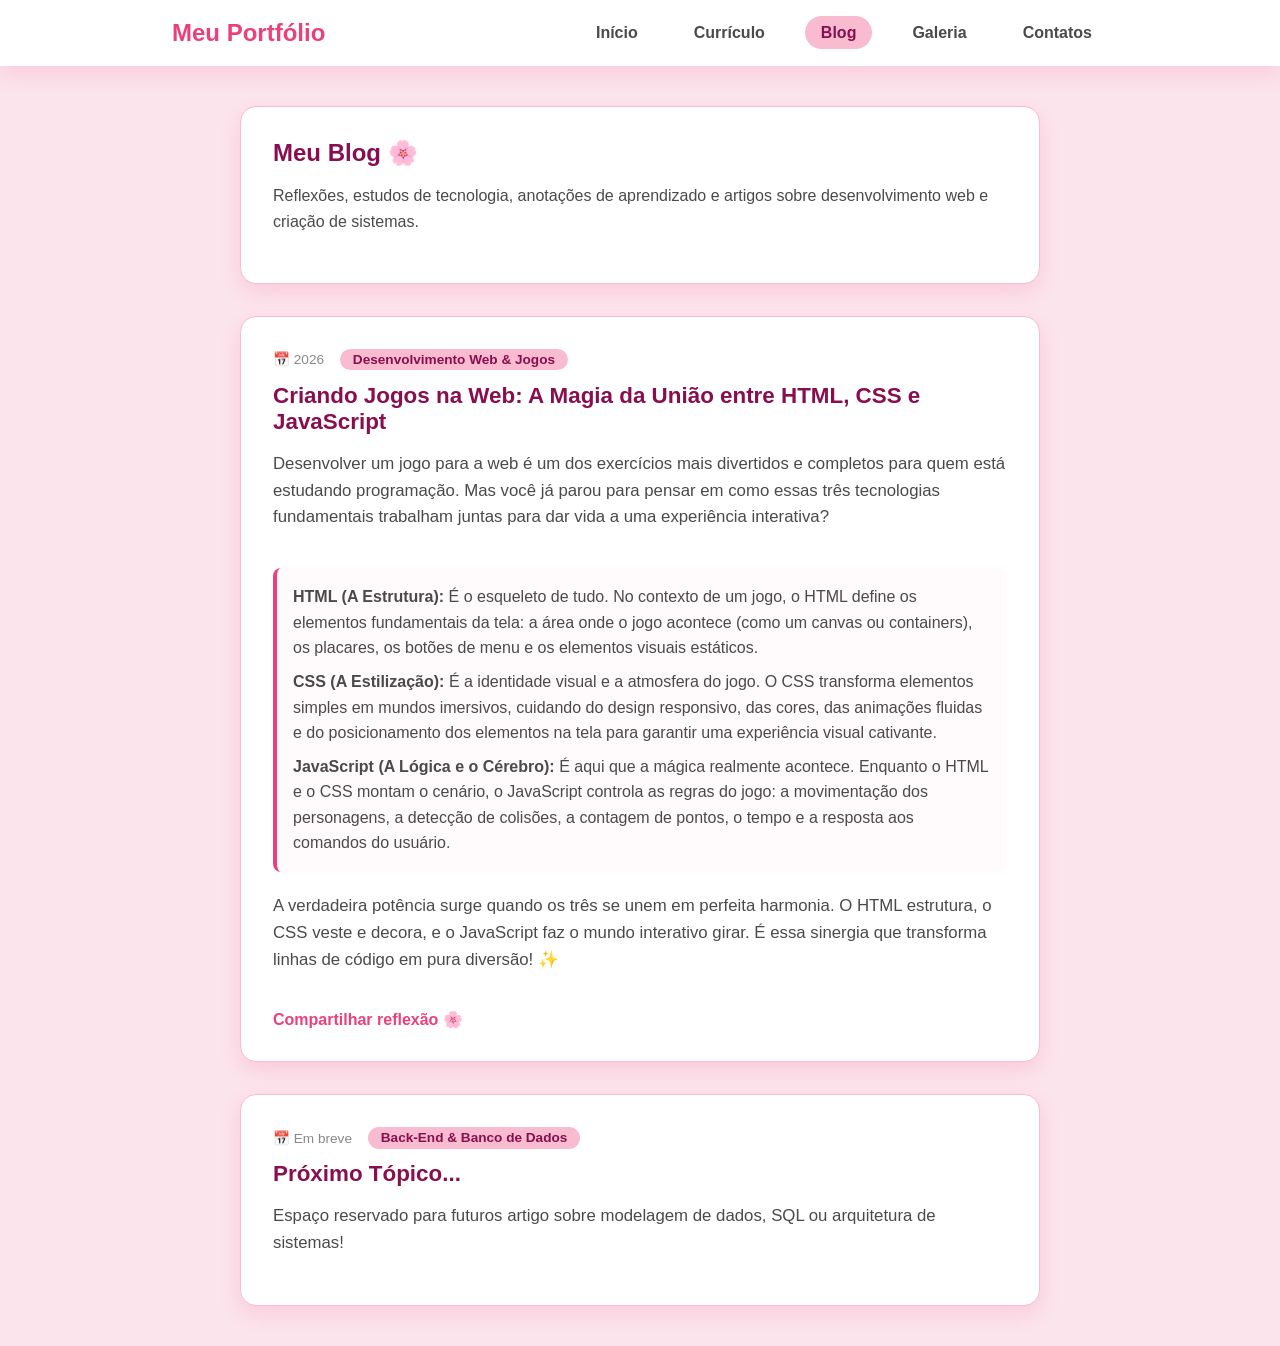
<file: blog.html>
<!DOCTYPE html>
<html lang="pt-BR">
    <head>
        <meta charset="UTF-8">
        <meta name="viewport" content="width=device-width, initial-scale=1.0">
        <title>Blog || Meu Portfólio</title>
        <link rel="stylesheet" href="style.css">
    </head>
    <body>

        <header>
            <nav class="nav-container">
                <a href="index.html" class="logo">Meu Portfólio</a>
                <ul class="nav-menu">
                    <li><a href="index.html">Início</a></li>
                    <li><a href="curriculo.html">Currículo</a></li>
                    <li><a href="blog.html" class="active">Blog</a></li>
                    <li><a href="fotos.html">Galeria</a></li>
                    <li><a href="contato.html">Contatos</a></li>
                </ul>
            </nav>
        </header>

        <main>
            <!-- TÍTULO DO BLOG -->
            <section class="card">
                <h1 class="section-title">Meu Blog 🌸</h1>
                <p>Reflexões, estudos de tecnologia, anotações de aprendizado e artigos sobre desenvolvimento web e criação de sistemas.</p>
            </section>

            <article class="card blog-post">
                <div class="post-meta">
                    <span class="post-date">📅 2026</span>
                    <span class="post-tag">Desenvolvimento Web & Jogos</span>
                </div>
                <h2>Criando Jogos na Web: A Magia da União entre HTML, CSS e JavaScript</h2>
                
                <p class="post-excerpt">
                    Desenvolver um jogo para a web é um dos exercícios mais divertidos e completos para quem está estudando programação. Mas você já parou para pensar em como essas três tecnologias fundamentais trabalham juntas para dar vida a uma experiência interativa?
                </p>

                <div class="post-content">
                    <p><strong>HTML (A Estrutura):</strong> É o esqueleto de tudo. No contexto de um jogo, o HTML define os elementos fundamentais da tela: a área onde o jogo acontece (como um canvas ou containers), os placares, os botões de menu e os elementos visuais estáticos.</p>
                    
                    <p><strong>CSS (A Estilização):</strong> É a identidade visual e a atmosfera do jogo. O CSS transforma elementos simples em mundos imersivos, cuidando do design responsivo, das cores, das animações fluidas e do posicionamento dos elementos na tela para garantir uma experiência visual cativante.</p>
                    
                    <p><strong>JavaScript (A Lógica e o Cérebro):</strong> É aqui que a mágica realmente acontece. Enquanto o HTML e o CSS montam o cenário, o JavaScript controla as regras do jogo: a movimentação dos personagens, a detecção de colisões, a contagem de pontos, o tempo e a resposta aos comandos do usuário.</p>
                </div>

                <p class="post-excerpt">
                    A verdadeira potência surge quando os três se unem em perfeita harmonia. O HTML estrutura, o CSS veste e decora, e o JavaScript faz o mundo interativo girar. É essa sinergia que transforma linhas de código em pura diversão! ✨
                </p>

                <a href="#" class="btn-read-more">Compartilhar reflexão 🌸</a>
            </article>
          
            <article class="card blog-post">
                <div class="post-meta">
                    <span class="post-date">📅 Em breve</span>
                    <span class="post-tag">Back-End & Banco de Dados</span>
                </div>
                <h2>Próximo Tópico...</h2>
                <p class="post-excerpt">
                    Espaço reservado para futuros artigo sobre modelagem de dados, SQL ou arquitetura de sistemas!
                </p>
            </article>
        </main>

    </body>
</html>
</file>
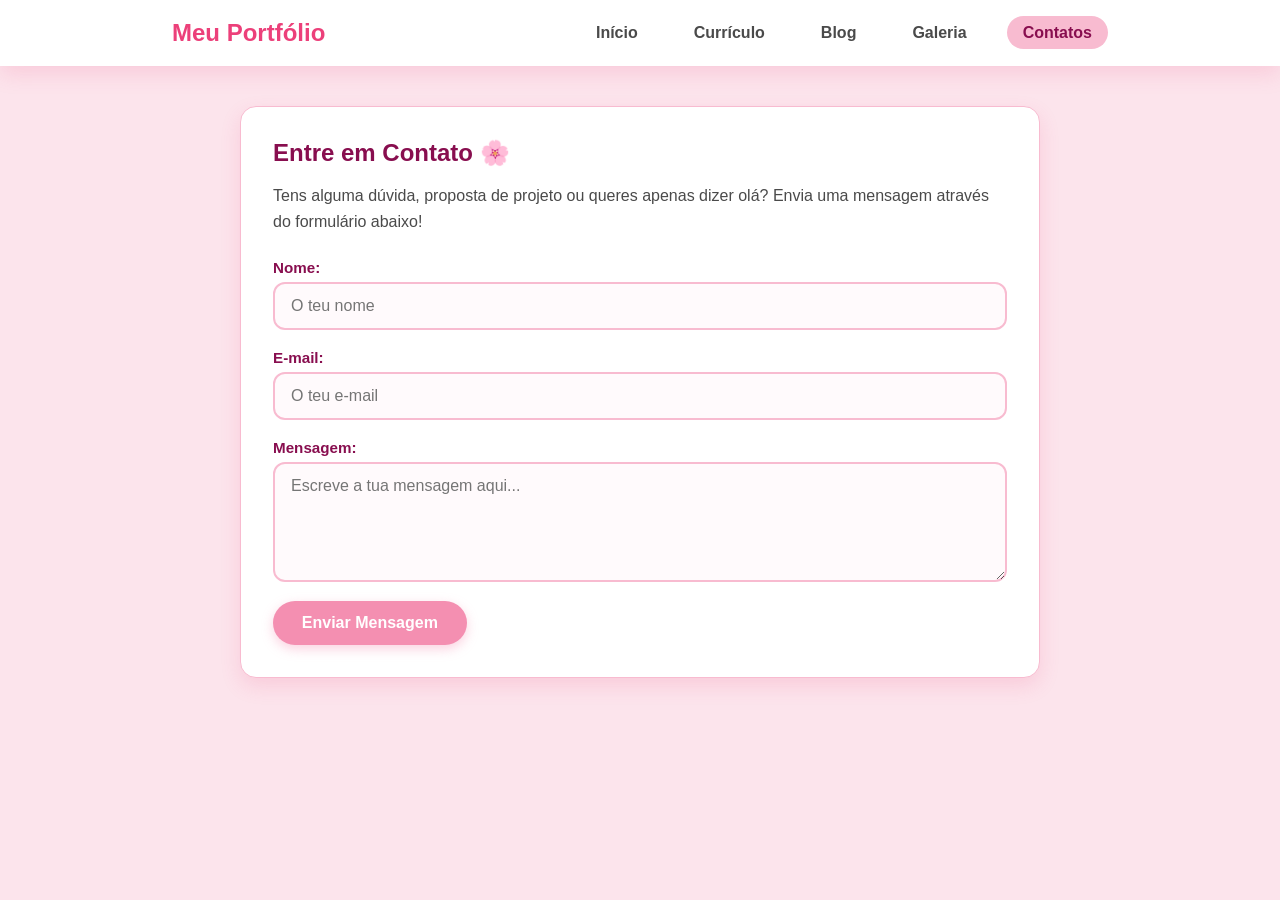
<file: contato.html>
<!DOCTYPE html>
<html lang="pt-BR">
    <head>
        <meta charset="UTF-8">
        <meta name="viewport" content="width=device-width, initial-scale=1.0">
        <title>Contatos || Meu Portfólio</title>
        <link rel="stylesheet" href="style.css">
    </head>
    <body>

        <header>
            <nav class="nav-container">
                <a href="index.html" class="logo">Meu Portfólio</a>
                <ul class="nav-menu">
                    <li><a href="index.html">Início</a></li>
                    <li><a href="curriculo.html">Currículo</a></li>
                    <li><a href="blog.html">Blog</a></li>
                    <li><a href="fotos.html">Galeria</a></li>
                    <li><a href="contato.html" class="active">Contatos</a></li>
                </ul>
            </nav>
        </header>

        <main>
            <section class="card">
                <h1 class="section-title">Entre em Contato 🌸</h1>
                <p>Tens alguma dúvida, proposta de projeto ou queres apenas dizer olá? Envia uma mensagem através do formulário abaixo!</p>
                
                <form class="contact-form">
                    <div class="form-group">
                        <label for="nome">Nome:</label>
                        <input type="text" id="nome" name="nome" placeholder="O teu nome" required>
                    </div>

                    <div class="form-group">
                        <label for="email">E-mail:</label>
                        <input type="email" id="email" name="email" placeholder="O teu e-mail" required>
                    </div>

                    <div class="form-group">
                        <label for="mensagem">Mensagem:</label>
                        <textarea id="mensagem" name="mensagem" rows="5" placeholder="Escreve a tua mensagem aqui..." required></textarea>
                    </div>

                    <button type="submit" class="btn">Enviar Mensagem</button>
                </form>
            </section>
        </main>

    </body>
</html>
</file>
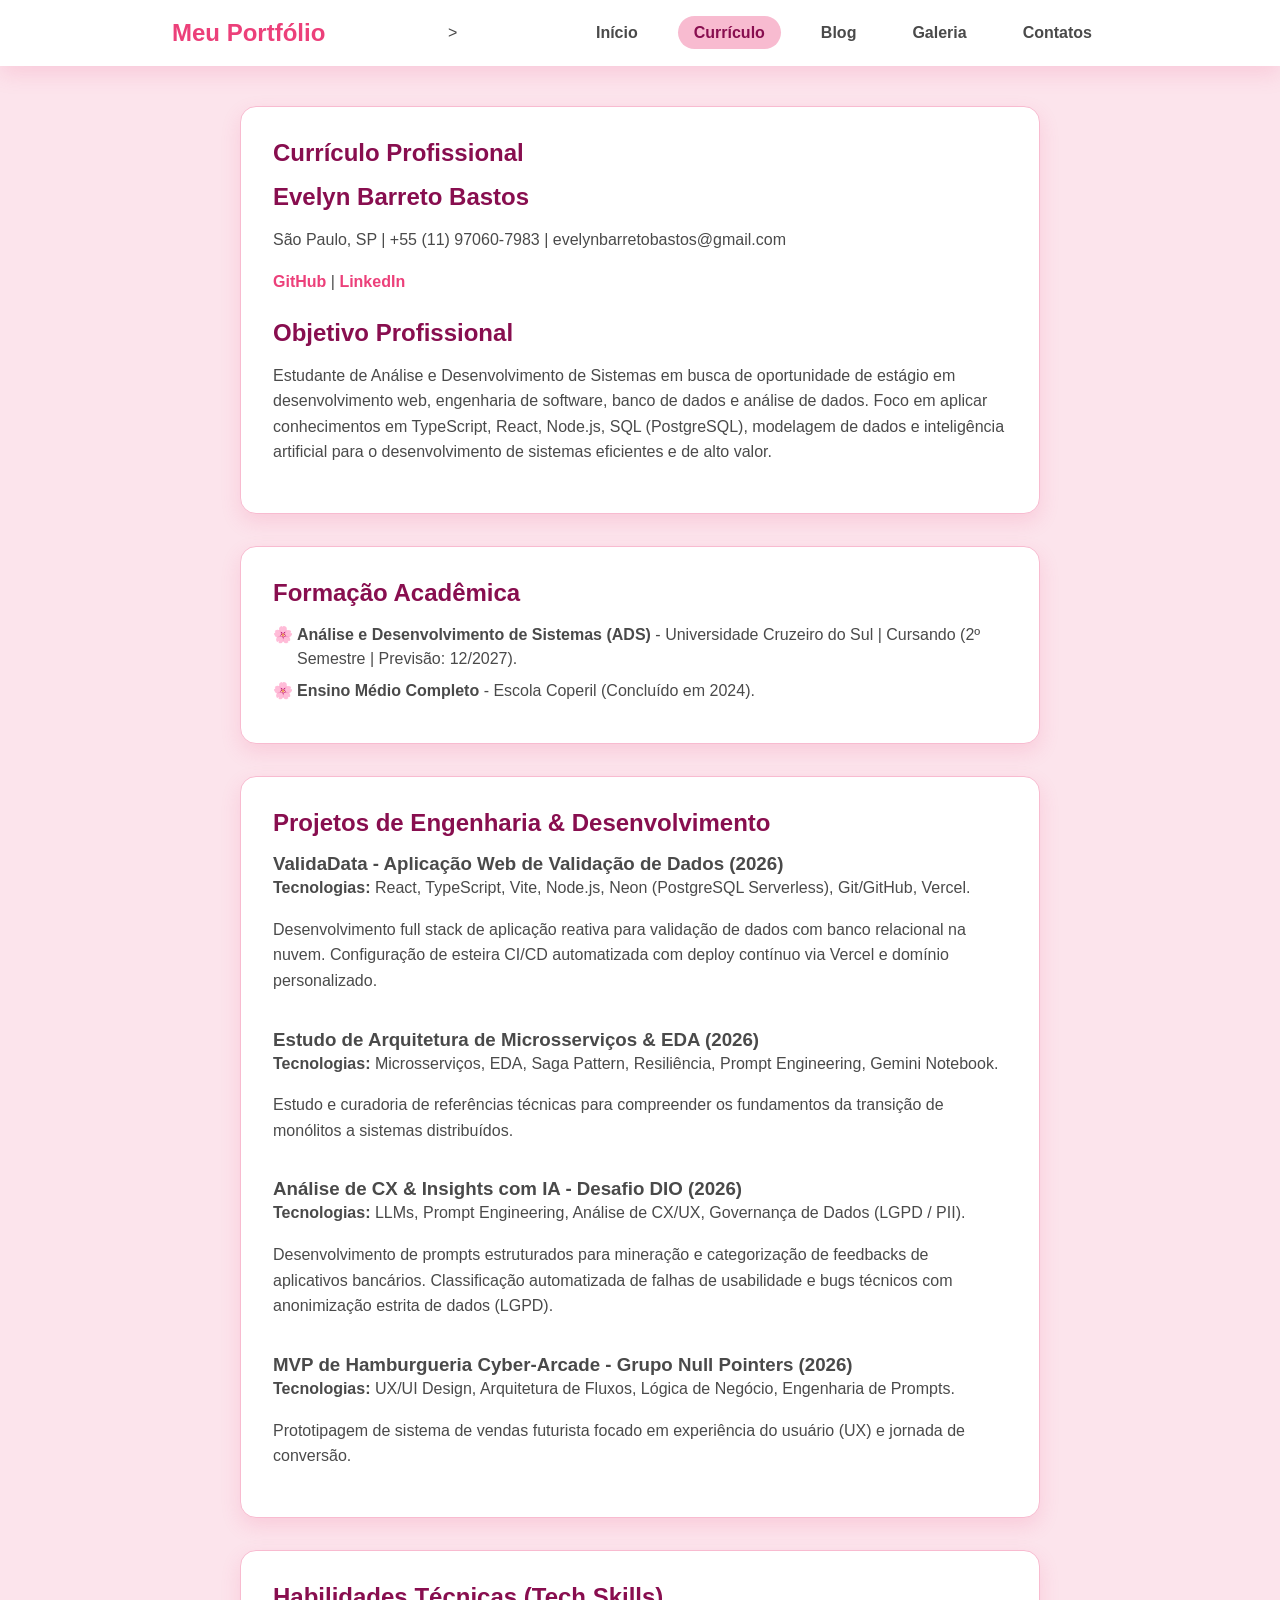
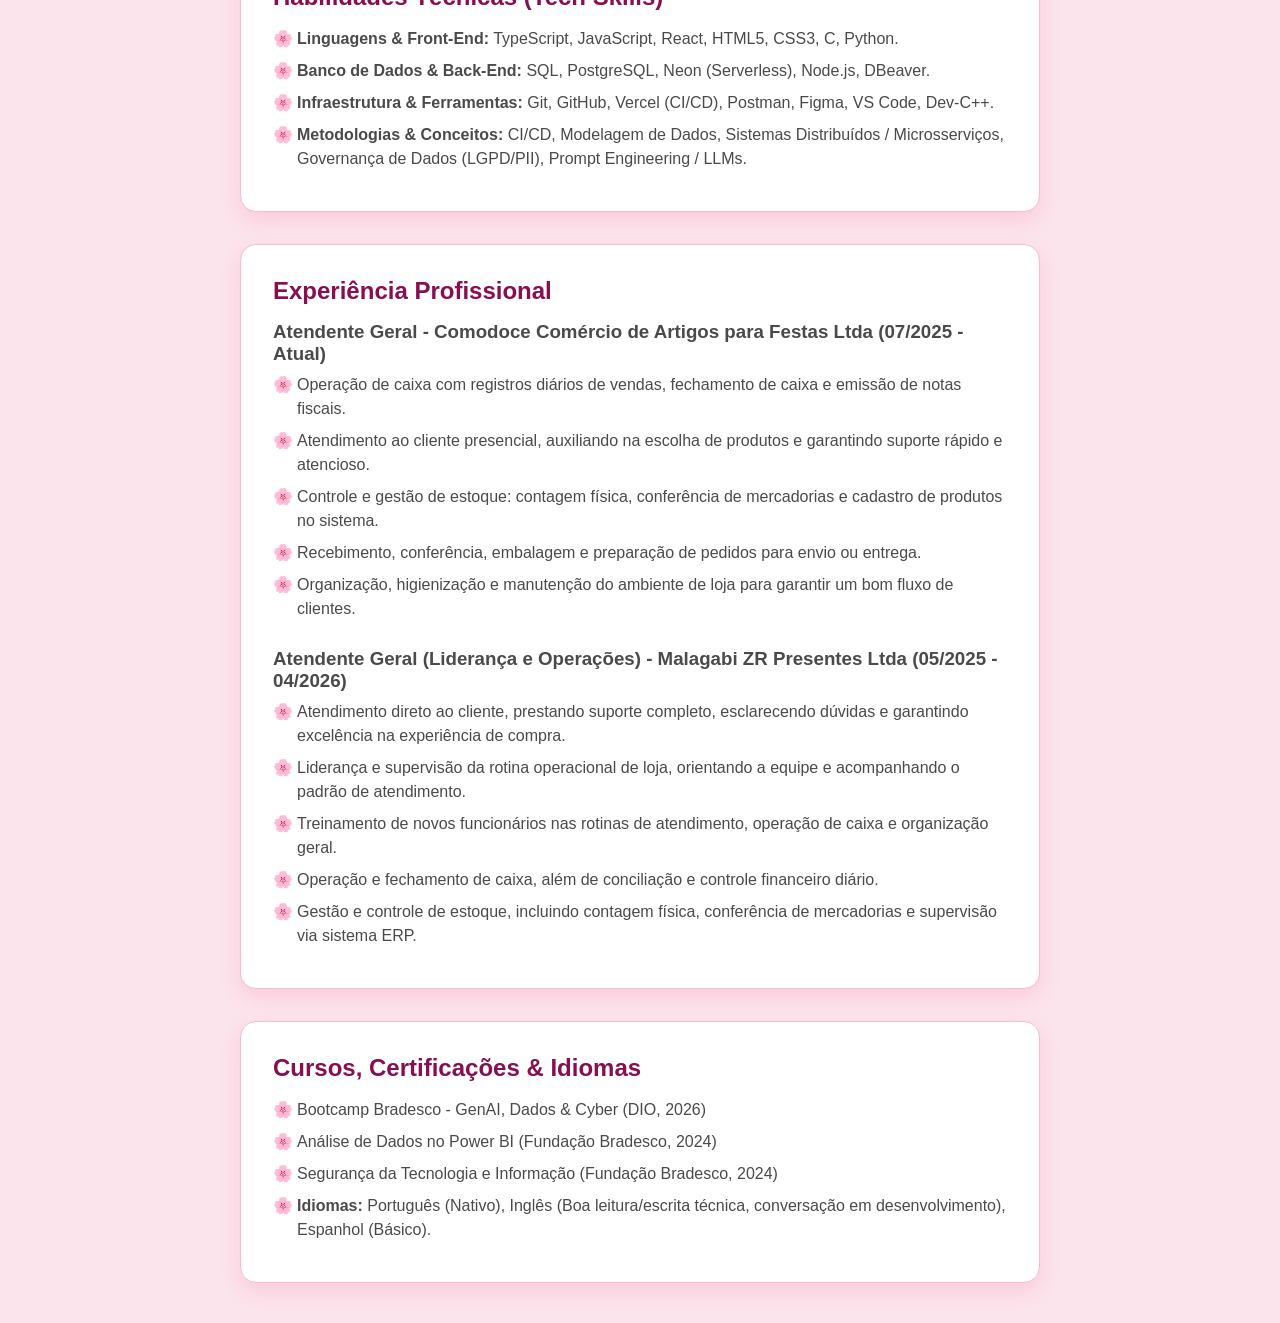
<file: curriculo.html>
<!DOCTYPE html>
<html lang="pt-BR">
    <head>
        <meta charset="UTF-8">
        <meta name="viewport" content="width=device-widht, initial-scale=1.0">
        <title>Currículo || Meu Portfólio</title>
        <link rel="stylesheet" href="style.css">
    </head>
    <body>

        <header>
            <nav class="nav-container">

               <a href="index.html" class="logo"> Meu Portfólio </a>>
               <ul class="nav-menu">
                <li><a href="index.html">Início</a></li>
                <li><a href="curriculo.html" class="active">Currículo</a></li>
                <li><a href="blog.html">Blog</a></li>
                <li><a href="fotos.html">Galeria</a></li>
                <li><a href="contato.html">Contatos</a></li>

               </ul>
            </nav>
        </header>

        <main>
            <section class="card">
                <h1 class="section-title"> Currículo Profissional</h1>
                <div style="margin-bottom: 1.5rem;">
                    <h2>Evelyn Barreto Bastos</h2>
                    <p>São Paulo, SP | +55 (11) 97060-7983 | evelynbarretobastos@gmail.com </p>
                    <p>
                        <a href="https://github.com/evelynbarretobastos-star" target="_blank" style="color: var(--primary); text-decoration: none; font-weight: 600;">GitHub</a> | 
                        <a href="https://linkedin.com/in/evelynbarretobastos" target="_blank" style="color: var(--primary); text-decoration: none; font-weight: 600;">LinkedIn</a>
                    </p>                 
                </div>

                <h2> Objetivo Profissional</h2>
                <p> Estudante de Análise e Desenvolvimento de Sistemas em busca de oportunidade de estágio em desenvolvimento web, engenharia de software, banco de dados e análise de dados. Foco em aplicar conhecimentos em TypeScript, React, Node.js, SQL (PostgreSQL), modelagem de dados e inteligência artificial para o desenvolvimento de sistemas eficientes e de alto valor. </p>
            </section>

            <section class="card">
                <h2> Formação Acadêmica</h2>
                <ul style="padding-left: 1.5rem; margin-top: 0.5rem;">
                    <li><strong>Análise e Desenvolvimento de Sistemas (ADS)</strong> - Universidade Cruzeiro do Sul | Cursando (2º Semestre | Previsão: 12/2027).</li>
                    <li><strong>Ensino Médio Completo</strong> - Escola Coperil (Concluído em 2024).</li>
                </ul>
            </section>
            
            <section class="card"> 
              <h2>Projetos de Engenharia & Desenvolvimento</h2>
                <div style="display: flex; flex-direction: column; gap: 1.2rem; margin-top: 1rem;">
                    <div>
                        <h3>ValidaData - Aplicação Web de Validação de Dados (2026)</h3>
                        <p><strong>Tecnologias:</strong> React, TypeScript, Vite, Node.js, Neon (PostgreSQL Serverless), Git/GitHub, Vercel.</p>
                        <p>Desenvolvimento full stack de aplicação reativa para validação de dados com banco relacional na nuvem. Configuração de esteira CI/CD automatizada com deploy contínuo via Vercel e domínio personalizado.</p>
                    </div>
                    <div>
                        <h3>Estudo de Arquitetura de Microsserviços & EDA (2026)</h3>
                        <p><strong>Tecnologias:</strong> Microsserviços, EDA, Saga Pattern, Resiliência, Prompt Engineering, Gemini Notebook.</p>
                        <p>Estudo e curadoria de referências técnicas para compreender os fundamentos da transição de monólitos a sistemas distribuídos.</p>
                    </div>
                    <div>
                        <h3>Análise de CX & Insights com IA - Desafio DIO (2026)</h3>
                        <p><strong>Tecnologias:</strong> LLMs, Prompt Engineering, Análise de CX/UX, Governança de Dados (LGPD / PII).</p>
                        <p>Desenvolvimento de prompts estruturados para mineração e categorização de feedbacks de aplicativos bancários. Classificação automatizada de falhas de usabilidade e bugs técnicos com anonimização estrita de dados (LGPD).</p>
                    </div>
                    <div>
                        <h3>MVP de Hamburgueria Cyber-Arcade - Grupo Null Pointers (2026)</h3>
                        <p><strong>Tecnologias:</strong> UX/UI Design, Arquitetura de Fluxos, Lógica de Negócio, Engenharia de Prompts.</p>
                        <p>Prototipagem de sistema de vendas futurista focado em experiência do usuário (UX) e jornada de conversão.</p>
                    </div>
                </div>  
        </section>
          <section class="card">
                <h2>Habilidades Técnicas (Tech Skills)</h2>
                <ul style="padding-left: 1.5rem; margin-top: 0.5rem;">
                    <li><strong>Linguagens & Front-End:</strong> TypeScript, JavaScript, React, HTML5, CSS3, C, Python.</li>
                    <li><strong>Banco de Dados & Back-End:</strong> SQL, PostgreSQL, Neon (Serverless), Node.js, DBeaver.</li>
                    <li><strong>Infraestrutura & Ferramentas:</strong> Git, GitHub, Vercel (CI/CD), Postman, Figma, VS Code, Dev-C++.</li>
                    <li><strong>Metodologias & Conceitos:</strong> CI/CD, Modelagem de Dados, Sistemas Distribuídos / Microsserviços, Governança de Dados (LGPD/PII), Prompt Engineering / LLMs.</li>
                </ul>
            </section>

            <section class="card">
                <h2>Experiência Profissional</h2>
                <div style="display: flex; flex-direction: column; gap: 1.2rem; margin-top: 1rem;">
                    <div>
                        <h3>Atendente Geral - Comodoce Comércio de Artigos para Festas Ltda (07/2025 - Atual)</h3>
                        <ul style="padding-left: 1.5rem; margin-top: 0.5rem;">
                            <li>Operação de caixa com registros diários de vendas, fechamento de caixa e emissão de notas fiscais.</li>
                            <li>Atendimento ao cliente presencial, auxiliando na escolha de produtos e garantindo suporte rápido e atencioso.</li>
                            <li>Controle e gestão de estoque: contagem física, conferência de mercadorias e cadastro de produtos no sistema.</li>
                            <li>Recebimento, conferência, embalagem e preparação de pedidos para envio ou entrega.</li>
                            <li>Organização, higienização e manutenção do ambiente de loja para garantir um bom fluxo de clientes.</li>
                        </ul>
                    </div>
                    <div>
                        <h3>Atendente Geral (Liderança e Operações) - Malagabi ZR Presentes Ltda (05/2025 - 04/2026)</h3>
                        <ul style="padding-left: 1.5rem; margin-top: 0.5rem;">
                            <li>Atendimento direto ao cliente, prestando suporte completo, esclarecendo dúvidas e garantindo excelência na experiência de compra.</li>
                            <li>Liderança e supervisão da rotina operacional de loja, orientando a equipe e acompanhando o padrão de atendimento.</li>
                            <li>Treinamento de novos funcionários nas rotinas de atendimento, operação de caixa e organização geral.</li>
                            <li>Operação e fechamento de caixa, além de conciliação e controle financeiro diário.</li>
                            <li>Gestão e controle de estoque, incluindo contagem física, conferência de mercadorias e supervisão via sistema ERP.</li>
                        </ul>
                    </div>
                </div>
            </section>

            <section class="card">
                <h2>Cursos, Certificações & Idiomas</h2>
                <ul style="padding-left: 1.5rem; margin-top: 0.5rem;">
                    <li>Bootcamp Bradesco - GenAI, Dados & Cyber (DIO, 2026)</li>
                    <li>Análise de Dados no Power BI (Fundação Bradesco, 2024)</li>
                    <li>Segurança da Tecnologia e Informação (Fundação Bradesco, 2024)</li>
                    <li><strong>Idiomas:</strong> Português (Nativo), Inglês (Boa leitura/escrita técnica, conversação em desenvolvimento), Espanhol (Básico).</li>
                </ul>
            </section>
        </main>

    </body>
</html>
</file>
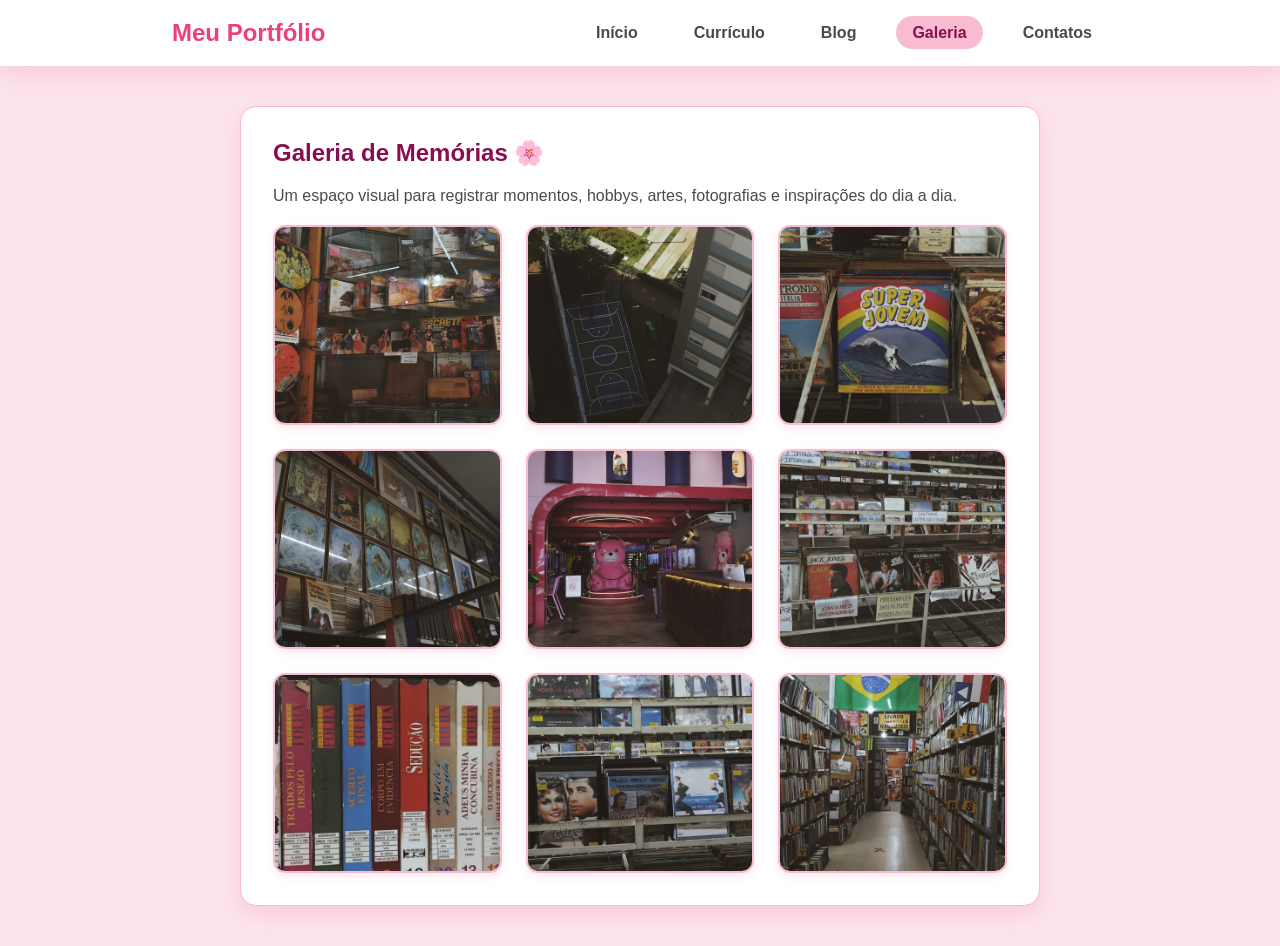
<file: fotos.html>
<!DOCTYPE html>
<html lang="pt-BR">
    <head>
        <meta charset="UTF-8">
        <meta name="viewport" content="width=device-width, initial-scale=1.0">
        <title>Galeria || Meu Portfólio</title>
        <link rel="stylesheet" href="style.css">
    </head>
    <body>

        <header>
            <nav class="nav-container">
                <a href="index.html" class="logo">Meu Portfólio</a>
                <ul class="nav-menu">
                    <li><a href="index.html">Início</a></li>
                    <li><a href="curriculo.html">Currículo</a></li>
                    <li><a href="blog.html">Blog</a></li>
                    <li><a href="fotos.html" class="active">Galeria</a></li>
                    <li><a href="contato.html">Contatos</a></li>
                </ul>
            </nav>
        </header>

        <main>
            <section class="card">
                <h1 class="section-title">Galeria de Memórias 🌸</h1>
                <p>Um espaço visual para registrar momentos, hobbys, artes, fotografias e inspirações do dia a dia.</p>
                
                <div class="gallery-grid">
                    <img src="fotos/all.jpg">
                    <img src="fotos/quadra.jpg">
                    <img src="fotos/superjovem.jpg">
                    <img src="fotos/quadros.jpg">
                    <img src="fotos/urso.jpg">
                    <img src="fotos/disco.jpg">
                    <img src="fotos/vhs.jpg">
                    <img src="fotos/filmes.jpg">
                    <img src="fotos/livros.jpg">
                </div>

            </section>
        </main>

    </body>
</html>
</file>
<file: style.css>
:root {
    --bg-color: #fce4ec;         
    --card-bg: #ffffff;          
    --primary: #ec407a;          
    --primary-hover: #d81b60;    
    --text-color: #4a4a4a;      
    --title-color: #880e4f;      
    --shadow: 0 8px 20px rgba(236, 64, 122, 0.15);
    --radius: 16px;             
}

* {
    margin: 0;
    padding: 0;
    box-sizing: border-box;
    font-family: 'Segoe UI', Tahoma, Geneva, Verdana, sans-serif;
}

body {
    background-color: var(--bg-color);
    color: var(--text-color);
    display: flex;
    flex-direction: column;
    min-height: 100vh;
}

/* CABEÇALHO E NAVEGAÇÃO */
header {
    background-color: var(--card-bg);
    box-shadow: var(--shadow);
    position: sticky;
    top: 0;
    z-index: 100;
}

.nav-container {
    max-width: 1000px;
    margin: 0 auto;
    padding: 1.2rem 2rem;
    display: flex;
    justify-content: space-between;
    align-items: center;
}

.logo {
    font-size: 1.5rem;
    font-weight: bold;
    color: var(--primary);
    text-decoration: none;
    transition: transform 0.2s ease;
}

.logo:hover {
    transform: scale(1.05);
}

.nav-menu {
    display: flex;
    list-style: none;
    gap: 1.5rem;
}

.nav-menu a {
    text-decoration: none;
    color: var(--text-color);
    font-weight: 600;
    padding: 0.5rem 1rem;
    border-radius: 20px;
    transition: all 0.3s ease;
}

.nav-menu a:hover,
.nav-menu a.active {
    background-color: #f8bbd0;
    color: var(--title-color);
}

/* CONTEÚDO PRINCIPAL */
main {
    max-width: 800px;
    width: 90%;
    margin: 2.5rem auto;
    display: flex;
    flex-direction: column;
    gap: 2rem;
    flex: 1;
}

.card {
    background-color: var(--card-bg);
    border-radius: var(--radius);
    padding: 2rem;
    box-shadow: var(--shadow);
    border: 1px solid #f8bbd0;
}

.section-title, h2 {
    color: var(--title-color);
    margin-bottom: 1rem;
}

p {
    line-height: 1.6;
    margin-bottom: 1rem;
}

/* Lista de destaques */
.card ul {
    list-style-type: '🌸 ';
    padding-left: 1.5rem;
    margin-top: 0.5rem;
}

.card li {
    margin-bottom: 0.5rem;
    line-height: 1.5;
}

/* Botão rosa */
.btn {
    display: inline-block;
    background-color: var(--primary);
    color: white;
    padding: 0.75rem 1.5rem;
    border-radius: 25px;
    text-decoration: none;
    font-weight: bold;
    box-shadow: 0 4px 10px rgba(236, 64, 122, 0.3);
    transition: all 0.3s ease;
}

.btn:hover {
    background-color: var(--primary-hover);
    transform: translateY(-2px);
    box-shadow: 0 6px 15px rgba(236, 64, 122, 0.4);
}

/* Imagem / GIF */
.welcome-gif {
    margin-top: 1.5rem;
    text-align: center;
}

.gif-cute {
    max-width: 100%;
    height: auto;
    border-radius: var(--radius);
    border: 3px solid #f8bbd0;
}

/* RODAPÉ */
footer {
    background-color: var(--card-bg);
    text-align: center;
    padding: 1.5rem;
    color: var(--title-color);
    font-weight: 500;
    box-shadow: 0 -4px 10px rgba(236, 64, 122, 0.05);
    margin-top: auto;
}

/* CONTATOS */
@media (max-width: 600px) {
    .nav-container {
        flex-direction: column;
        gap: 1rem;
    }

    .nav-menu {
        flex-wrap: wrap;
        justify-content: center;
        gap: 0.5rem;
    }

    .card {
        padding: 1.5rem;
    }
}
/* GALERIA DE FOTOS */
.gallery-grid {
    display: grid;
    grid-template-columns: repeat(auto-fit, minmax(220px, 1fr));
    gap: 1.5rem;
    margin-top: 1rem;
}

.gallery-item {
    background-color: var(--card-bg);
    border-radius: 12px;
    overflow: hidden;
    border: 2px solid #f8bbd0;
    box-shadow: 0 4px 10px rgba(236, 64, 122, 0.1);
    transition: transform 0.3s ease, box-shadow 0.3s ease;
}

.gallery-item:hover {
    transform: translateY(-4px);
    box-shadow: 0 6px 15px rgba(236, 64, 122, 0.2);
}

.gallery-item img {
    width: 100%;
    height: 200px;
    object-fit: cover; 
    display: block;
}

.gallery-caption {
    padding: 0.8rem;
    font-size: 0.9rem;
    color: var(--text-color);
    text-align: center;
    background-color: #fff0f5;
}
.gallery-grid {
    display: grid;
    grid-template-columns: repeat(auto-fit, minmax(220px, 1fr));
    gap: 1.5rem;
    margin-top: 1rem;
}

.gallery-grid img {
    width: 100%;
    height: 200px;
    object-fit: cover;
    border-radius: 12px;
    border: 2px solid #f8bbd0;
    box-shadow: 0 4px 10px rgba(236, 64, 122, 0.1);
    transition: transform 0.3s ease, box-shadow 0.3s ease;
    display: block;
}

.gallery-grid img:hover {
    transform: translateY(-4px);
    box-shadow: 0 6px 15px rgba(236, 64, 122, 0.2);
}
/* CSS ESTILO DO CONTATO */
.contact-form {
    display: flex;
    flex-direction: column;
    gap: 1.2rem;
    margin-top: 1.5rem;
}

.form-group {
    display: flex;
    flex-direction: column;
    gap: 0.4rem;
}

.form-group label {
    font-weight: 600;
    color: var(--title-color);
    font-size: 0.95rem;
}

.form-group input,
.form-group textarea {
    width: 100%;
    padding: 0.8rem 1rem;
    border: 2px solid #f8bbd0;
    border-radius: 12px;
    background-color: #fffafc;
    color: var(--text-color);
    font-size: 1rem;
    outline: none;
    transition: border-color 0.3s ease, box-shadow 0.3s ease;
}

.form-group input:focus,
.form-group textarea:focus {
    border-color: #f48fb1;
    box-shadow: 0 0 10px rgba(244, 143, 177, 0.3);
    background-color: #ffffff;
}
.contact-form button.btn {
    border: none;
    cursor: pointer;
    font-size: 1rem;
    align-self: flex-start;
    background-color: #f48fb1; 
    color: #ffffff;
    border-radius: 25px;
    padding: 0.8rem 1.8rem;
    font-weight: 600;
    box-shadow: 0 4px 12px rgba(244, 143, 177, 0.4);
    transition: all 0.3s ease;
}

.contact-form button.btn:hover {
    background-color: #ec407a;
    transform: translateY(-2px);
    box-shadow: 0 6px 15px rgba(236, 64, 122, 0.3);
}
/* CSS ESTILOS DO BLOG */
   .blog-post {
    display: flex;
    flex-direction: column;
    gap: 0.8rem;
}

.post-meta {
    display: flex;
    gap: 1rem;
    align-items: center;
    font-size: 0.85rem;
}

.post-date {
    color: #888;
}

.post-tag {
    background-color: #f8bbd0;
    color: var(--title-color);
    padding: 0.2rem 0.8rem;
    border-radius: 12px;
    font-weight: 600;
}

.blog-post h2 {
    font-size: 1.4rem;
    margin-bottom: 0.2rem;
}

.post-excerpt {
    font-size: 1.05rem;
    color: var(--text-color);
}

.post-content {
    background-color: #fffafc;
    border-left: 4px solid var(--primary);
    padding: 1rem;
    border-radius: 8px;
    margin: 0.5rem 0;
}

.post-content p {
    margin-bottom: 0.5rem;
}

.post-content p:last-child {
    margin-bottom: 0;
}

.btn-read-more {
    display: inline-block;
    align-self: flex-start;
    color: var(--primary);
    font-weight: bold;
    text-decoration: none;
    margin-top: 0.5rem;
    transition: color 0.2s ease, transform 0.2s ease;
}

.btn-read-more:hover {
    color: var(--primary-hover);
    transform: translateX(4px);
}
</file>
